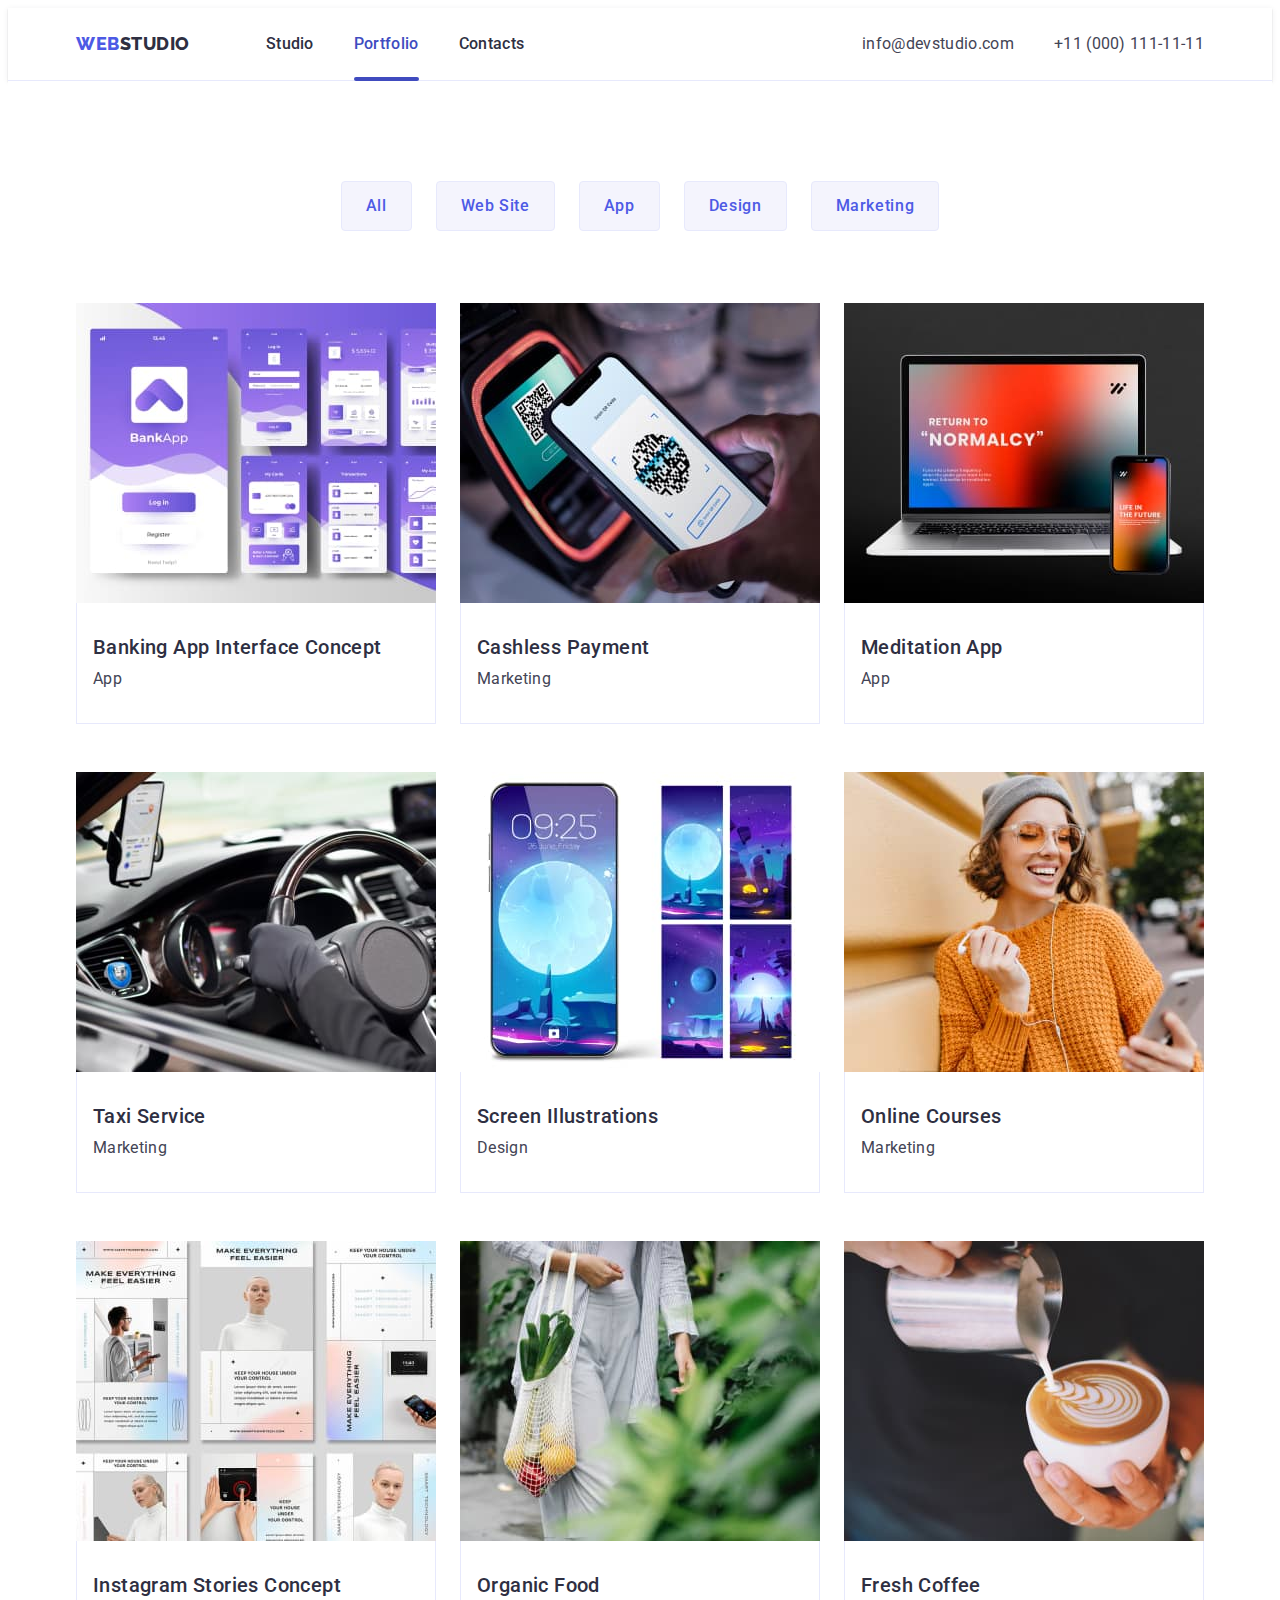
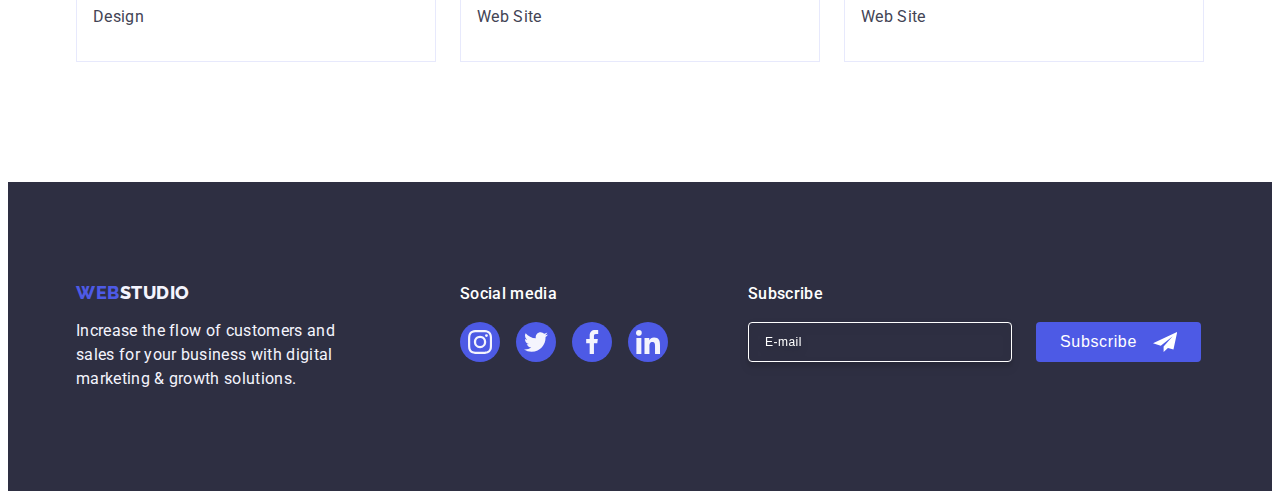
<file: portfolio.html>
<!DOCTYPE html>
<html lang="en">
  <head>
    <meta charset="UTF-8" />
    <meta name="viewport" content="width=device-width, initial-scale=1.0" />
    <link rel="preconnect" href="https://fonts.googleapis.com" />
    <link rel="preconnect" href="https://fonts.gstatic.com" crossorigin />
    <link
      href="https://fonts.googleapis.com/css2?family=Raleway:wght@800&family=Roboto:wght@400;500;700;900&display=swap"
      rel="stylesheet"
    />
    <title>Portfolio</title>
    <link
      rel="stylesheet"
      href="https://cdnjs.cloudflare.com/ajax/libs/modern-normalize/2.0.0/modern-normalize.min.css"
      integrity="sha512-4xo8blKMVCiXpTaLzQSLSw3KFOVPWhm/TRtuPVc4WG6kUgjH6J03IBuG7JZPkcWMxJ5huwaBpOpnwYElP/m6wg=="
      crossorigin="anonymous"
      referrerpolicy="no-referrer"
    />
    <link rel="stylesheet" href="./css/style.css" />
    <link
      rel="stylesheet"
      href="./css/tablet.css"
      media="screen and (min-width: 768px)"
    />
    <link
      rel="stylesheet"
      href="./css/desktop.css"
      media="screen and (min-width: 1158px)"
    />
  </head>
  <body>
    <header class="header-nav">
      <div class="container">
        <nav class="navigation">
          <a href="./portfolio.html" class="link logo"
            >WEB<span class="logo-studio">Studio</span></a
          >
          <ul class="nav-list">
            <li class="nav-list-item">
              <a href="./index.html" class="nav-link link">Studio</a>
            </li>

            <li class="nav-list-item">
              <a href="./portfolio.html" class="nav-link link current"
                >Portfolio</a
              >
            </li>

            <li class="nav-list-item">
              <a href="" class="nav-link link">Contacts</a>
            </li>
          </ul>
        </nav>

        <address class="nav-list-contacts">
          <ul class="contacts-list">
            <li class="contacts-list-item">
              <a href="mailto:info@devstudio.com" class="contacts-list-link"
                >info@devstudio.com</a
              >
            </li>
            <li class="contacts-list-item">
              <a href="tel:+110001111111" class="contacts-list-link"
                >+11 (000) 111-11-11</a
              >
            </li>
          </ul>
        </address>

        <!--Mobile menu btn-->
        <div class="mobile-menu-btn">
          <button
            type="button"
            aria-expanded="false"
            aria-controls="mobile-menu"
            class="menu-btn js-open-menu"
          >
            <svg class="icon-gamburger" width="32" height="22">
              <use href="./images/icons.svg#icon-gamburger"></use>
            </svg>
          </button>
        </div>
      </div>
    </header>

    <main>
      <!--section-->
      <!--Buttons-->
      <section class="portfolio">
        <div class="container">
          <h1 class="visually-hidden">Portfolio</h1>
          <ul class="portfolio-button-list">
            <li class="portfolio-button-item">
              <button type="button" class="button-portfolio">All</button>
            </li>
            <li class="portfolio-list-item">
              <button type="button" class="button-portfolio">Web Site</button>
            </li>

            <li class="portfolio-list-item">
              <button type="button" class="button-portfolio">App</button>
            </li>
            <li class="portfolio-list-item">
              <button type="button" class="button-portfolio">Design</button>
            </li>
            <li class="portfolio-list-item">
              <button type="button" class="button-portfolio">Marketing</button>
            </li>
          </ul>

          <!--Projects-card-->
          <!--ROW1-->
          <ul class="prj-card-list">
            <li class="item-card">
              <a href="" class="prj-card-link">
                <div class="box">
                  <img
                    srcset="
                      ./images/row1/img001.jpg    1x,
                      ./images/row1/img001@x2.jpg 2x
                    "
                    src="./images/row1/img001.jpg"
                    alt="Project-card1"
                    width="360"
                    height="300"
                    class="card-row"
                    loading="lazy"
                  />
                  <p class="text-overlay">
                    14 Stylish and User-Friendly App Design Concepts · Task
                    Manager App · Calorie Tracker App · Exotic Fruit Ecommerce
                    App · Cloud Storage App
                  </p>
                </div>
                <div class="prj-card">
                  <h2 class="portfolio-subtitle">
                    Banking App Interface Concept
                  </h2>
                  <p class="portfolio-text">App</p>
                </div>
              </a>
            </li>

            <li class="item-card">
              <a href="" class="prj-card-link">
                <div class="box">
                  <img
                    srcset="
                      ./images/row1/img002.jpg    1x,
                      ./images/row1/img002@x2.jpg 2x
                    "
                    src="./images/row1/img002.jpg"
                    alt="Project-card2"
                    width="360"
                    height="300"
                    class="card-row"
                    loading="lazy"
                  />
                  <p class="text-overlay">
                    14 Stylish and User-Friendly App Design Concepts · Task
                    Manager App · Calorie Tracker App · Exotic Fruit Ecommerce
                    App · Cloud Storage App
                  </p>
                </div>
                <div class="prj-card">
                  <h2 class="portfolio-subtitle">Cashless Payment</h2>
                  <p class="portfolio-text">Marketing</p>
                </div>
              </a>
            </li>

            <li class="item-card">
              <a href="" class="prj-card-link">
                <div class="box">
                  <img
                    srcset="
                      ./images/row1/img003.jpg    1x,
                      ./images/row1/img003@x2.jpg 2x
                    "
                    src="./images/row1/img003.jpg"
                    alt="Project-card3"
                    width="360"
                    height="300"
                    class="card-row"
                    loading="lazy"
                  />
                  <p class="text-overlay">
                    14 Stylish and User-Friendly App Design Concepts · Task
                    Manager App · Calorie Tracker App · Exotic Fruit Ecommerce
                    App · Cloud Storage App
                  </p>
                </div>
                <div class="prj-card">
                  <h2 class="portfolio-subtitle">Meditation App</h2>
                  <p class="portfolio-text">App</p>
                </div>
              </a>
            </li>

            <!--ROW2-->
            <li class="item-card">
              <a href="" class="prj-card-link">
                <div class="box">
                  <img
                    srcset="
                      ./images/row2/img001.jpg   1x,
                      ./images/row2/img01@x2.jpg 2x
                    "
                    src="./images/row2/img001.jpg"
                    alt="Project-card1"
                    width="360"
                    height="300"
                    class="card-row"
                    loading="lazy"
                  />
                  <p class="text-overlay">
                    14 Stylish and User-Friendly App Design Concepts · Task
                    Manager App · Calorie Tracker App · Exotic Fruit Ecommerce
                    App · Cloud Storage App
                  </p>
                </div>
                <div class="prj-card">
                  <h2 class="portfolio-subtitle">Taxi Service</h2>
                  <p class="portfolio-text">Marketing</p>
                </div>
              </a>
            </li>

            <li class="item-card">
              <a href="" class="prj-card-link">
                <div class="box">
                  <img
                    srcset="
                      ./images/row2/img002.jpg   1x,
                      ./images/row2/img02@x2.jpg 2x
                    "
                    src="./images/row2/img002.jpg"
                    alt="Project-card2"
                    width="360"
                    height="300"
                    class="card-row"
                    loading="lazy"
                  />
                  <p class="text-overlay">
                    14 Stylish and User-Friendly App Design Concepts · Task
                    Manager App · Calorie Tracker App · Exotic Fruit Ecommerce
                    App · Cloud Storage App
                  </p>
                </div>
                <div class="prj-card">
                  <h2 class="portfolio-subtitle">Screen Illustrations</h2>
                  <p class="portfolio-text">Design</p>
                </div>
              </a>
            </li>

            <li class="item-card">
              <a href="" class="prj-card-link">
                <div class="box">
                  <img
                    srcset="
                      ./images/row2/img003.jpg   1x,
                      ./images/row2/img03@x2.jpg 2x
                    "
                    src="./images/row2/img003.jpg"
                    alt="Project-card3"
                    width="360"
                    height="300"
                    class="card-row"
                    loading="lazy"
                  />
                  <p class="text-overlay">
                    14 Stylish and User-Friendly App Design Concepts · Task
                    Manager App · Calorie Tracker App · Exotic Fruit Ecommerce
                    App · Cloud Storage App
                  </p>
                </div>
                <div class="prj-card">
                  <h2 class="portfolio-subtitle">Online Courses</h2>
                  <p class="portfolio-text">Marketing</p>
                </div>
              </a>
            </li>

            <!--ROW3-->

            <li class="item-card">
              <a href="" class="prj-card-link">
                <div class="box">
                  <img
                    srcset="
                      ./images/row3/img001.jpg  1x,
                      ./images/row3/img1@x2.jpg 2x
                    "
                    src="./images/row3/img001.jpg"
                    alt="Project-card1"
                    width="360"
                    height="300"
                    class="card-row"
                    loading="lazy"
                  />
                  <p class="text-overlay">
                    14 Stylish and User-Friendly App Design Concepts · Task
                    Manager App · Calorie Tracker App · Exotic Fruit Ecommerce
                    App · Cloud Storage App
                  </p>
                </div>
                <div class="prj-card">
                  <h2 class="portfolio-subtitle">Instagram Stories Concept</h2>
                  <p class="portfolio-text">Design</p>
                </div>
              </a>
            </li>

            <li class="item-card">
              <a href="" class="prj-card-link">
                <div class="box">
                  <img
                    srcset="
                      ./images/row3/img002.jpg  1x,
                      ./images/row3/img2@x2.jpg 2x
                    "
                    src="./images/row3/img002.jpg"
                    alt="Project-card2"
                    width="360"
                    height="300"
                    class="card-row"
                    loading="lazy"
                  />
                  <p class="text-overlay">
                    14 Stylish and User-Friendly App Design Concepts · Task
                    Manager App · Calorie Tracker App · Exotic Fruit Ecommerce
                    App · Cloud Storage App
                  </p>
                </div>
                <div class="prj-card">
                  <h2 class="portfolio-subtitle">Organic Food</h2>
                  <p class="portfolio-text">Web Site</p>
                </div>
              </a>
            </li>

            <li class="item-card">
              <a href="" class="prj-card-link">
                <div class="box">
                  <img
                    srcset="
                      ./images/row3/img003.jpg  1x,
                      ./images/row3/img3@x2.jpg 2x
                    "
                    src="./images/row3/img003.jpg"
                    alt="Project-card3"
                    width="360"
                    height="300"
                    class="card-row"
                    loading="lazy"
                  />
                  <p class="text-overlay">
                    14 Stylish and User-Friendly App Design Concepts · Task
                    Manager App · Calorie Tracker App · Exotic Fruit Ecommerce
                    App · Cloud Storage App
                  </p>
                </div>
                <div class="prj-card">
                  <h2 class="portfolio-subtitle">Fresh Coffee</h2>
                  <p class="portfolio-text">Web Site</p>
                </div>
              </a>
            </li>
          </ul>
        </div>
      </section>
    </main>

    <footer class="footer">
      <div class="container">
        <div class="footer-box">
          <a href="./index.html" class="link footer-logo-web"
            >WEB<span class="footer-logo-studio">Studio</span></a
          >
          <p class="footer-text">
            Increase the flow of customers and sales for your business with
            digital marketing & growth solutions.
          </p>
        </div>
        <div class="footer-socials-wraper">
          <p class="footer-socials">Social media</p>
          <ul class="footer-socials-list">
            <li class="footer-socials-item">
              <a
                href="https://www.instagram.com/"
                target="_blank"
                class="footer-socials-link"
              >
                <svg class="footer-social-icon" width="24" height="24">
                  <use href="./images/icons.svg#icon-instagram"></use>
                </svg>
              </a>
            </li>
            <li class="footer-socials-item">
              <a
                href="https://www.twitter.com/"
                target="_blank"
                class="footer-socials-link"
              >
                <svg class="footer-social-icon" width="24" height="24">
                  <use href="./images/icons.svg#icon-twitter"></use>
                </svg>
              </a>
            </li>
            <li class="footer-socials-item">
              <a
                href="https://www.facebook.com/"
                target="_blank"
                class="footer-socials-link"
              >
                <svg class="footer-social-icon" width="24" height="24">
                  <use href="./images/icons.svg#icon-facebook"></use>
                </svg>
              </a>
            </li>
            <li class="footer-socials-item">
              <a
                href="https://www.linkedin.com/"
                target="_blank"
                class="footer-socials-link"
              >
                <svg class="footer-social-icon" width="24" height="24">
                  <use href="./images/icons.svg#icon-linkedin"></use>
                </svg>
              </a>
            </li>
          </ul>
        </div>
        <div class="footer-subscribe">
          <p class="footer-subtitle">Subscribe</p>
          <form class="footer-form">
            <label class="footer-form-label">
              <input
                class="footer-form-input"
                type="email"
                name="email"
                placeholder="E-mail"
              />
            </label>
            <button type="submit" class="subscribe-btn">
              Subscribe
              <svg class="footer-subscribe-icon" width="24" height="24">
                <use href="./images/icons.svg#icon-icon-send"></use>
              </svg>
            </button>
          </form>
        </div>
      </div>
    </footer>

    <!--Mobile menu-->
    <div class="menu-container js-menu-container" id="mobile-menu">
      <button type="button" class="btn-menu-close js-close-menu">
        <svg class="icon-crestik" width="8" height="8">
          <use href="./images/icons.svg#icon-crestik"></use>
        </svg>
      </button>

      <ul class="list-mobile-menu">
        <li class="list-item-mobile-menu">
          <a href="./index.html" class="link-mobile-menu link">Studio</a>
        </li>

        <li class="list-item-mobile-menu">
          <a href="./portfolio.html" class="link-mobile-menu link current"
            >Portfolio</a
          >
        </li>

        <li class="list-item-mobile-menu">
          <a href="" class="link-mobile-menu link">Contacts</a>
        </li>
      </ul>
      <div class="mobile-menu-socials-wraper">
        <address class="list-contacts-mobile-menu">
          <ul class="contacts-list-mobile-menu">
            <li class="contacts-item-mobile-menu">
              <a href="tel:+110001111111" class="contacts-link-tel-mobile-menu"
                >+11 (000) 111-11-11</a
              >
            </li>
            <li class="contacts-item-mobile-menu">
              <a
                href="mailto:info@devstudio.com"
                class="contacts-link-mobile-menu"
                >info@devstudio.com</a
              >
            </li>
          </ul>
        </address>

        <ul class="mobile-menu-socials-list">
          <li class="mobile-menu-socials-item">
            <a
              href="https://www.instagram.com/"
              target="_blank"
              class="mobile-menu-socials-link"
            >
              <svg class="mobile-menu-social-icon" width="24" height="24">
                <use href="./images/icons.svg#icon-instagram"></use>
              </svg>
            </a>
          </li>
          <li class="mobile-menufooter-socials-item">
            <a
              href="https://www.twitter.com/"
              target="_blank"
              class="footer-socials-link"
            >
              <svg class="mobile-menu-social-icon" width="24" height="24">
                <use href="./images/icons.svg#icon-twitter"></use>
              </svg>
            </a>
          </li>
          <li class="mobile-menu-socials-item">
            <a
              href="https://www.facebook.com/"
              target="_blank"
              class="mobile-menu-socials-link"
            >
              <svg class="mobile-menu-social-icon" width="24" height="24">
                <use href="./images/icons.svg#icon-facebook"></use>
              </svg>
            </a>
          </li>
          <li class="mobile-menu-socials-item">
            <a
              href="https://www.linkedin.com/"
              target="_blank"
              class="mobile-menu-socials-link"
            >
              <svg class="mobile-menu-social-icon" width="24" height="24">
                <use href="./images/icons.svg#icon-linkedin"></use>
              </svg>
            </a>
          </li>
        </ul>
      </div>
    </div>

    <script defer src="./js/mobile-menu.js"></script>
  </body>
</html>
</file>
<file: css/style.css>
/**
  |============================
  |       Base styles
  |============================
*/

body {
  font-family: 'Roboto', sans-serif;
  color: var(--primary-color-text);
  background-color: var(--primary-background);
}
:root {
  --primary-background: #fff;
  --background-color: #2e2f42;
  --primary-color-text: #434455;
  --color-button: #4d5ae5;
  --background-color-portfolio: #f4f4fd;
  --color-button-nav: #404bbf;
  --color-button-portfolio: #e7e9fc;
  --border-customers: #8e8f99;
  --socials-footer-color-link: #31d0aa;
  --navyblue-modal: #2e2f4266 40%;
  --modal-btn-background: #fcfcfc;
  --feedback-form-placeholder: #2e2f42;
}

*,
*::before,
*::after {
  box-sizing: border-box;
}
a {
  text-decoration: none;
  color: var(--background-color);
}

h1,
h2,
h3,
h4,
h5,
h6 {
  margin: 0;
  padding: 0;
}
p {
  margin: 0;
  padding: 0;
}

ul,
li {
  list-style-type: none;
  padding: 0;
  margin: 0;
}
.container {
  min-width: 320px;
  max-width: 428px;
  margin: 0 auto;
  padding: 0 16px;
}

@media screen and (min-width: 768px) {
  .container {
    max-width: 768px;
    margin: 0 auto;
    padding: 0 16px;
  }
}

@media screen and (min-width: 1158px) {
  .container {
    max-width: 1158px;
    padding-left: 15px;
    padding-right: 15px;
  }
}

@media (min-width: 768px) and (max-width: 1158px) {
  .team .container,
  .customers .container,
  .footer .container {
    max-width: 584px;
    margin: 0 auto;
    padding: 0 16px;
  }
}

.visually-hidden {
  position: absolute;
  width: 1px;
  height: 1px;
  margin: -1px;
  border: 0;
  padding: 0;
  white-space: nowrap;
  clip-path: inset(100%);
  clip: rect(0 0 0 0);
  overflow: hidden;
}

img {
  display: block;
  max-width: 100%;
  height: auto;
}

/**
  |============================
  | mobile window
  |============================
*/

.menu-box {
  margin: 0 auto;
  display: flex;
  flex-direction: column;
  height: 100%;
  overflow-y: auto;
}

.mobile-menu-btn {
  display: block;
  margin-right: 0;
}

.menu-btn {
  width: 100%;
  height: 100%;

  display: flex;
  align-items: center;
  justify-content: center;

  margin: 0;
  padding: 0;
  background-color: transparent;
  cursor: pointer;
  border: none;
}

.menu-btn:hover,
.menu-btn:focus {
  background-color: rgba(0, 0, 0, 0.1);
}

.icon-gamburger {
  display: block;
  width: 100%;
  stroke: var(--background-color);
}

.menu-container {
  position: fixed;
  top: 0;
  left: 0;
  width: 100vw;
  height: 100vh;

  background-color: var(--primary-background);
  z-index: 999;
  display: flex;
  flex-direction: column;

  height: 100%;
  overflow-y: auto;

  transform: translateX(-100%);
  transition: transform 250ms ease-in-out;
  margin-bottom: auto;

  padding-top: 80px;
  padding-left: 40px;
  padding-right: 40px;
  padding-bottom: 40px;
}

.menu-container.is-open {
  transform: translateX(0);
}

.menu-container .menu-btn {
  position: absolute;
  top: 24px;
  right: 24px;
}

.list-mobile-menu {
  display: flex;
  flex-direction: column;
  gap: 40px;
  margin-bottom: auto;
}

.link-mobile-menu {
  color: var(--primary-color-text);
  font-size: 36px;
  text-transform: capitalize;
  font-weight: 700;
  text-decoration: none;
  line-height: 1.11;
  letter-spacing: 0.02em;
  list-style-type: none;
  display: block;
  position: relative;
  transition-property: color;
  transition-duration: 250ms;
  transition-timing-function: cubic-bezier(0.4, 0, 0.2, 1);
}

.link-mobile-menu:hover,
.link-mobile-menu:focus {
  color: var(--color-button-nav);
}

.list-contacts-mobile-menu {
  font-style: normal;
  margin-bottom: 48px;
}
.contacts-list-mobile-menu {
  gap: 40px;
  display: flex;
  flex-direction: column;
}
.contacts-link-tel-mobile-menu {
  color: var(--color-button);
  font-size: 36px;
  font-weight: 700;
  line-height: 1.1;
  letter-spacing: 0.02em;
  text-transform: capitalize;
  transition-property: color;
  transition-duration: 250ms;
  transition-timing-function: cubic-bezier(0.4, 0, 0.2, 1);
}

@media (max-width: 432px) {
  .contacts-link-tel-mobile-menu {
    font-size: 20px;
  }
}

@media (min-width: 433px) and (max-width: 767px) {
  .contacts-link-tel-mobile-menu {
    font-size: 36px;
  }
}

.contacts-link-mobile-menu {
  font-size: 20px;
  font-weight: 500;
  line-height: 1.2;
  letter-spacing: 0.02em;

  transition-property: color;
  transition-duration: 250ms;
  transition-timing-function: cubic-bezier(0.4, 0, 0.2, 1);
}
.contacts-link-mobile-menu:hover,
.contacts-link-mobile-menu:focus,
.contacts-link-tel-mobile-menu:hover,
.contacts-link-tel-mobile-menu:focus {
  color: var(--color-button-nav);
}

.mobile-menu-socials-wraper {
  margin-bottom: auto;
  display: flex;
  flex-direction: column;
}

.mobile-menu-socials-list {
  display: flex;
}

@media (min-width: 320px) and (max-width: 427px) {
  .mobile-menu-socials-list {
    gap: 24px;
  }
}

@media (min-width: 428px) and (max-width: 767px) {
  .mobile-menu-socials-list {
    gap: 56px;
  }
}

/**
  |============================
  |         Header styles
  |============================
*/

.nav-list {
  display: none;
}

.contacts-list {
  display: none;
}

.header-nav {
  background: var(--primary-background);
  border-bottom: 1px solid var(--color-button-portfolio);
  box-shadow: 0px 2px 1px rgba(46, 47, 66, 0.08),
    0px 1px 1px rgba(46, 47, 66, 0.16), 0px 1px 6px rgba(46, 47, 66, 0.08);
}

.header-nav .container {
  display: flex;
  align-items: center;
  justify-content: space-between;
}

.navigation {
  display: flex;
  flex-direction: row;
  align-items: center;
  justify-content: space-between;
}

.link {
  text-decoration: none;
}

.logo {
  font-family: Raleway, sans-serif;
  font-size: 18px;
  font-weight: 800;
  line-height: 1.17;
  letter-spacing: 0.03em;
  text-transform: uppercase;
  color: var(--color-button);
  padding: 24px 0;
}
.logo-studio {
  color: var(--background-color);
}

.current {
  color: var(--color-button-nav);
}

/**
  |============================
  |        HERO   Button styles
  |============================
*/

.hero {
  margin: 0 auto;
  background-position: center;
  background-repeat: no-repeat;
  background-size: cover;
  padding: 112px 0;
  background-image: linear-gradient(
      rgba(46, 47, 66, 0.7),
      rgba(46, 47, 66, 0.7)
    ),
    url(../images/people-office-mobile.jpg);
}

@media (min-device-pixel-ratio: 2) and (max-width: 427px),
  (min-resolution: 192dpi) and (max-width: 427px),
  (min-resolution: 2dppx) and (max-width: 427px) {
  .hero {
    background-image: linear-gradient(
        rgba(46, 47, 66, 0.7),
        rgba(46, 47, 66, 0.7)
      ),
      url(../images/people-office-mobile@x2.jpg);
  }
}

@media screen and (min-width: 428px) {
  .hero {
    background-image: linear-gradient(
        rgba(46, 47, 66, 0.7),
        rgba(46, 47, 66, 0.7)
      ),
      url(../images/people-office-tablet.jpg);
  }
}

@media (min-device-pixel-ratio: 2) and (min-width: 428px),
  (min-resolution: 192dpi) and (min-width: 428px),
  (min-resolution: 2dppx) and (min-width: 428px) {
  .hero {
    background-image: linear-gradient(
        rgba(46, 47, 66, 0.7),
        rgba(46, 47, 66, 0.7)
      ),
      url(../images/people-office-tablet@x2.jpg);
  }
}

@media screen and (min-width: 768px) {
  .hero {
    background-image: linear-gradient(
        rgba(46, 47, 66, 0.7),
        rgba(46, 47, 66, 0.7)
      ),
      url(../images/hero-bg.jpg);
  }
}

@media (min-device-pixel-ratio: 2) and (min-width: 768px),
  (min-resolution: 192dpi) and (min-width: 768px),
  (min-resolution: 2dppx) and (min-width: 768px) {
  .hero {
    background-image: linear-gradient(
        rgba(46, 47, 66, 0.7),
        rgba(46, 47, 66, 0.7)
      ),
      url(../images/people-office-desktop@x2.jpg);
  }
}

.button {
  font-family: 'Roboto', sans-serif;
  cursor: pointer;
  background-color: var(--color-button);
  color: var(--primary-background);
  font-size: 16px;
  font-weight: 500;
  line-height: 1.5;
  letter-spacing: 0.04em;
  border: none;
  border-radius: 4px;
  box-shadow: 0px 4px 4px 0px rgba(0, 0, 0, 0.15);
  padding: 16px 32px;
  min-width: 169px;
  height: 56px;
  display: block;
  margin-left: auto;
  margin-right: auto;

  transition-property: background-color;
  transition-duration: 250ms;
  transition-timing-function: cubic-bezier(0.4, 0, 0.2, 1);
}

.button:hover,
.button:focus {
  background: var(--color-button-nav);
  color: var(--primary-background);
}

.main-page {
  color: var(--primary-background);
  text-align: center;
  font-size: 36px;
  font-weight: 700;
  line-height: 1.11;
  letter-spacing: 0.02em;
  text-transform: capitalize;
  max-width: 320px;
  margin-bottom: 72px;
  margin-left: auto;
  margin-right: auto;
}

@media (min-width: 320px) and (max-width: 427px) {
  .hero {
    width: 100%;
  }
  .costomers-link {
    width: 100%;
    max-width: 320px;
  }
}

@media (min-width: 428px) and (max-width: 767px) {
  .hero {
    width: 398px;
    margin: 0 auto;
  }
  .costomers-link {
    width: 100%;
    max-width: 320px;
  }
}

/**
  |============================
  |      Concept
  |============================
*/

@media screen and (max-width: 1158px) {
  .wraper,
  .doing {
    display: none;
  }
}

.concept {
  background: var(--primary-background);
  padding: 96px 0;
}

.concept-list {
  max-width: 428px;
  display: flex;
  flex-direction: column;
  gap: 72px;
  align-items: center;
}

.concept-item {
  max-width: 100%;
}

.concept-title {
  color: var(--background-color);
  font-size: 36px;
  font-weight: 700;
  line-height: 1.11;
  letter-spacing: 0.02em;
  text-transform: capitalize;
  margin-bottom: 8px;
  text-align: center;
}

.concept-text {
  color: var(--primary-color-text);
  font-size: 16px;
  line-height: 1.5;
  letter-spacing: 0.02em;
  font-weight: 500;
}

/**
  |============================
  |      TEAM
  |============================
*/

.team {
  background: var(--background-color-portfolio);
  padding: 96px 0;
}

.team-list {
  display: flex;
  flex-direction: column;
  gap: 72px;
  align-items: center;
}

.team-title {
  color: var(--background-color);
  font-size: 36px;
  font-weight: 700;
  line-height: 1.11;
  letter-spacing: 0.02em;
  text-align: center;
  text-transform: capitalize;
  margin-bottom: 72px;
}

.card-heading {
  color: var(--background-color);
  font-size: 20px;
  font-weight: 500;
  line-height: 1.2;
  text-align: center;
  letter-spacing: 0.02em;
  margin-bottom: 8px;
}
.card-desc {
  color: var(--primary-color-text);
  font-size: 16px;
  line-height: 1.5;
  text-align: center;
  letter-spacing: 0.02em;
  width: 264px;
  margin-bottom: 8px;
}

.team-item {
  background: var(--primary-background);
  text-align: center;
  border-radius: 0px 0px 4px 4px;
  box-shadow: 0px 2px 1px 0px rgba(46, 47, 66, 0.08),
    0px 1px 1px 0px rgba(46, 47, 66, 0.16),
    0px 1px 6px 0px rgba(46, 47, 66, 0.08);
}

.picture-team {
  display: block;
  max-width: 100%;
  height: auto;
}
.avatar {
  padding: 32px 0;
}
.team-social-list {
  display: flex;
  gap: 24px;
  justify-content: center;
}
.socials-link {
  display: flex;
  width: 40px;
  height: 40px;
  border-radius: 50%;
  background-color: var(--color-button);
  justify-content: center;
  align-items: center;
  transition-property: background-color;
  transition-duration: 250ms;
  transition-timing-function: cubic-bezier(0.4, 0, 0.2, 1);
}
.social-icon {
  fill: var(--background-color-portfolio);
  max-width: 100%;
  display: block;
  object-fit: cover;
  transition-property: fill, background-color;
  transition-duration: 250ms;
  transition-timing-function: cubic-bezier(0.4, 0, 0.2, 1);
}

.social-icon:hover,
.socials-link:hover,
.social-icon:focus,
.socials-link:focus {
  fill: var(--color-button-portfolio);
  background-color: var(--color-button-nav);
}

/**
  |============================
  |          Customers
  |============================
*/

.customers {
  background-color: var(--primary-background);
  padding: 96px 0;
}

.customers-title {
  color: var(--background-color);
  font-size: 36px;
  font-weight: 700;
  line-height: 1.11;
  letter-spacing: 0.02em;
  text-align: center;
  text-transform: capitalize;
  margin-bottom: 72px;
}

.customers-list {
  display: flex;
  flex-wrap: wrap;
  row-gap: 72px;
  column-gap: 16px;
  margin: 0 auto;
}

.costomers-icon {
  fill: currentColor;
}

.costomers-item {
  flex-basis: calc((100% - 16px) / 2);
}

.costomers-link {
  display: flex;
  height: 88px;
  color: var(--border-customers);
  border-radius: 4px;
  border: 1px solid var(--border-customers);
  justify-content: center;
  align-items: center;
  transition: border-color 250ms cubic-bezier(0.4, 0, 0.2, 1),
    color 250ms cubic-bezier(0.4, 0, 0.2, 1);
}

@media (min-width: 320px) and (max-width: 427px) {
  .customers {
    width: 100%;
  }
  .costomers-link {
    width: 100%;
    max-width: 190px;
  }
}

@media (min-width: 428px) and (max-width: 767px) {
  .costomers-link {
    width: 100%;
    max-width: 190px;
  }
}

.costomers-link:hover,
.costomers-link:focus {
  color: var(--color-button-nav);
  border: 1px solid var(--color-button-nav);
}

/**
  |============================
  |         Portfolio
  |============================
*/

.portfolio {
  background: var(--primary-background);
  padding: 48px 0;
}

.portfolio-button-list {
  display: flex;
  column-gap: 24px;
  row-gap: 16px;
  margin-bottom: 48px;
  flex-wrap: wrap;
  justify-content: flex-start;
}

.button-portfolio {
  font-family: 'Roboto', sans-serif;
  cursor: pointer;
  color: var(--color-button);
  background-color: var(--background-color-portfolio);
  font-size: 16px;
  font-weight: 500;
  line-height: 1.5;
  letter-spacing: 0.04em;
  display: block;
  padding: 12px 24px;
  border: 1px solid var(--color-button-portfolio);
  border-radius: 4px;
  transition: color 250ms cubic-bezier(0.4, 0, 0.2, 1),
    background-color 250ms cubic-bezier(0.4, 0, 0.2, 1),
    border-color 250ms cubic-bezier(0.4, 0, 0.2, 1),
    box-shadow 250ms cubic-bezier(0.4, 0, 0.2, 1);
}
.button-portfolio:hover,
.button-portfolio:focus {
  background: var(--color-button-nav);
  color: var(--primary-background);
  border: 1px solid transparent;
  box-shadow: 0px 2px 2px 0px rgba(0, 0, 0, 0.12),
    0px 2px 1px 0px rgba(0, 0, 0, 0.08), 0px 3px 1px 0px rgba(0, 0, 0, 0.1);
}

.prj-card-list {
  display: flex;
  flex-direction: column;
  gap: 48px;
  align-content: center;
  justify-content: center;
}

.item-card {
  background: var(--primary-background);
  max-width: 100%;
}

.prj-card {
  padding: 32px 16px;
  border: 1px solid var(--color-button-portfolio);
  border-top: none;
}

.card-row {
  display: block;
  min-width: 100%;
  height: auto;
}

.portfolio-subtitle {
  color: var(--background-color);
  font-size: 20px;
  font-weight: 500;
  line-height: 1.2;
  letter-spacing: 0.02em;
  margin-bottom: 8px;
}

.portfolio-text {
  color: var(--primary-color-text);
  font-size: 16px;
  line-height: 1.5;
  letter-spacing: 0.02em;
}

.box {
  position: relative;
  overflow: hidden;
}
.prj-card-link {
  display: block;
  transition-property: box-shadow;
  transition-duration: 250ms;
  transition-timing-function: cubic-bezier(0.4, 0, 0.2, 1);
}

.prj-card-link:hover,
.prj-card-link:focus {
  box-shadow: 0px 1px 6px rgba(46, 47, 66, 0.08),
    0px 1px 1px rgba(46, 47, 66, 0.16), 0px 2px 1px rgba(46, 47, 66, 0.08);
}

.text-overlay {
  color: var(--background-color-portfolio);
  font-size: 16px;
  line-height: 1.5;
  letter-spacing: 0.02em;
  background-color: var(--color-button);
  position: absolute;
  top: 0;
  left: 0;
  width: 100%;
  height: 100%;
  transform: translateY(100%);
  transition: transform 250ms cubic-bezier(0.4, 0, 0.2, 1);
  padding: 40px 32px;
}

.prj-card-link:hover .text-overlay,
.prj-card-link:focus .text-overlay {
  transform: translateY(0);
  box-shadow: 0px 1px 6px rgba(46, 47, 66, 0.08),
    0px 1px 1px rgba(46, 47, 66, 0.16), 0px 2px 1px rgba(46, 47, 66, 0.08);
}

/**
  |============================
  |        Footer styles
  |============================
*/

.footer {
  background: var(--background-color);
  padding: 96px 0;
}

.footer .container {
  display: flex;
  flex-direction: column;
  align-items: center;
  justify-content: center;
}

.footer-logo-web {
  font-family: Raleway, sans-serif;
  font-size: 18px;
  font-weight: 800;
  line-height: 1.17;
  text-align: center;
  letter-spacing: 0.03em;
  text-transform: uppercase;
  color: var(--color-button);
  display: block;
  margin-bottom: 16px;
}

.footer-logo-studio {
  color: var(--background-color-portfolio);
  background-color: var(--background-color);
}

.footer-box {
  margin-bottom: 72px;
}

.footer-text {
  line-height: 1.5;
  letter-spacing: 0.02em;
  color: var(--background-color-portfolio);
  max-width: 264px;
  display: block;
}

.footer-socials {
  color: var(--primary-background);
  font-size: 16px;
  font-weight: 500;
  text-align: center;
  line-height: 1.5;
  letter-spacing: 0.02em;
  display: block;
  margin-bottom: 16px;
}

.footer-socials-list {
  display: flex;
  gap: 16px;
  justify-content: center;
}

.footer-socials-link,
.mobile-menu-socials-link {
  display: flex;
  width: 40px;
  height: 40px;
  border-radius: 50%;
  background-color: var(--color-button);
  justify-content: center;
  align-items: center;
  transition-property: background-color;
  transition-duration: 250ms;
  transition-timing-function: cubic-bezier(0.4, 0, 0.2, 1);
}
.footer-social-icon,
.mobile-menu-social-icon {
  fill: var(--background-color-portfolio);
  max-width: 100%;
  display: block;
  object-fit: cover;
  transition-property: fill, background-color;
  transition-duration: 250ms;
  transition-timing-function: cubic-bezier(0.4, 0, 0.2, 1);
}

.footer-social-icon:hover,
.footer-socials-link:hover,
.footer-social-icon:focus,
.footer-socials-link:focus,
.mobile-menu-social-icon:focus,
.mobile-menu-socials-link:focus {
  fill: var(--color-button-portfolio);
  background-color: var(--socials-footer-color-link);
}

.footer-socials-wraper {
  margin-bottom: 72px;
}

.footer-subscribe {
  display: flex;
  flex-direction: column;
  margin: 0 auto;
}

.footer-form {
}

.footer-form-label {
}

.footer-subtitle {
  color: var(--primary-background);
  font-size: 16px;
  font-weight: 500;
  line-height: 1.5;
  text-align: center;
  letter-spacing: 0.02em;
  display: block;
  margin-bottom: 16px;
}

.footer-form-input {
  height: 40px;
  padding-left: 16px;
  width: 100%;
  max-width: 398px;
  color: var(--primary-background);
  filter: drop-shadow(0px 4px 4px rgba(0, 0, 0, 0.15));
  border-radius: 4px;
  border: 1px solid var(--primary-background);
  box-shadow: 0px 4px 4px 0px rgba(0, 0, 0, 0.15);
  background-color: transparent;
  font-size: 12px;
  line-height: 1.5;
  letter-spacing: 0.04em;
}

input::placeholder {
  color: var(--primary-background);
}

@media (min-width: 320px) and (max-width: 427px) {
  .footer-subscribe {
    width: 100%;
  }
  .input {
    width: 100%;
    max-width: 398px;
  }
}

@media (min-width: 428px) and (max-width: 767px) {
  .footer-subscribe {
    width: 396px;
    margin: 0 auto;
  }
  .input {
    width: 100%;
    max-width: 398px;
  }
}

.subscribe-btn {
  min-width: 165px;
  height: 40px;
  border-radius: 4px;
  background: var(--color-button);
  display: flex;
  justify-content: center;
  align-items: center;
  cursor: pointer;
  border: none;
  color: var(--primary-background);
  text-align: center;
  font-size: 16px;
  font-weight: 500;
  line-height: 1.5;
  letter-spacing: 0.04em;
  margin: 0 auto;
  margin-top: 16px;

  transition-property: background-color;
  transition-duration: 250ms;
  transition-timing-function: cubic-bezier(0.4, 0, 0.2, 1);
}

.footer-subscribe-icon {
  display: block;
  margin-left: 16px;
}

.subscribe-btn:hover,
.subscribe-btn:focus {
  background: var(--color-button-nav);
  color: var(--primary-background);
}

/**
  |============================
  |    Modal window
  |============================
*/

.backdrop {
  background: rgba(46, 47, 66, 0.4);
  position: fixed;
  top: 0;
  left: 0;
  width: 100%;
  height: 100%;
  transition: opacity 250ms cubic-bezier(0.4, 0, 0.2, 1),
    visibility 250ms cubic-bezier(0.4, 0, 0.2, 1);
}

.is-hidden {
  visibility: hidden;
  opacity: 0;
  pointer-events: none;
}

.modal {
  position: absolute;
  left: 50%;
  top: 50%;
  max-width: 392px;
  width: 100%;
  padding: 72px 24px 24px 24px;
  background-color: var(--modal-btn-background);

  transform: translate(-50%, -50%) scale(1);
  background: var(--modal-btn-background);
  box-shadow: 0px 1px 1px rgba(0, 0, 0, 0.14), 0px 1px 3px rgba(0, 0, 0, 0.12),
    0px 2px 1px rgba(0, 0, 0, 0.2);
  border-radius: 4px;
  transition: transform 250ms cubic-bezier(0.4, 0, 0.2, 1);

  margin-left: 0;
  display: flex;
  flex-direction: column;
  align-items: center;
}

.btn-modal,
.btn-menu-close {
  position: absolute;
  top: 24px;
  right: 24px;
  width: 24px;
  height: 24px;
  border-radius: 50%;
  display: flex;
  align-items: center;
  justify-content: center;
  background: var(--color-button-portfolio);
  border: 1px solid rgba(0, 0, 0, 0.1);
  padding: 0;
  cursor: pointer;
  transition: background-color 250ms cubic-bezier(0.4, 0, 0.2, 1),
    border 250ms cubic-bezier(0.4, 0, 0.2, 1);
}

.btn-modal:hover,
.btn-modal:focus {
  background-color: var(--color-button-nav);
  border: none;
  fill: var(--primary-background);
}

.icon-crestik {
  max-width: 100%;
  display: block;
  transition: fill 250ms cubic-bezier(0.4, 0, 0.2, 1);
}

.subtitle-form {
  margin: 0 auto;
  display: block;

  color: var(--background-color);
  text-align: center;
  font-size: 16px;
  font-weight: 500;
  line-height: 1.5;
  letter-spacing: 0.02em;
  margin-bottom: 16px;
}

/**
  |============================
  |        Modal form
  |============================
*/

.order-form {
  display: flex;
  flex-direction: column;
}

.box-form {
  margin-bottom: 8px;
}

.wraper-form {
  width: 100%;

  position: relative;
}

.label-form,
.label-feedback-form {
  color: var(--border-customers);
  font-size: 12px;
  line-height: 1.17;
  letter-spacing: 0.04em;
  display: block;
  margin-bottom: 4px;
}

.input-form {
  border: none;
  width: 100%;
  height: 40px;
  border-radius: 4px;
  border: 1px solid rgba(46, 47, 66, 0.4);
  background-color: transparent;

  color: var(--background-color);

  padding-left: 38px;
  outline: transparent;
  transition-property: border-color;
  transition-duration: 250ms;
  transition-timing-function: cubic-bezier(0.4, 0, 0.2, 1);
}

.svg-form {
  position: absolute;
  top: 50%;
  left: 16px;
  transform: translateY(-50%);
  cursor: pointer;
  margin: 0;
  padding: 0;
  transition: fill 250ms cubic-bezier(0.4, 0, 0.2, 1);
}

.feedback-form {
  color: var(--background-color);
  background-color: transparent;
  width: 100%;
  height: 120px;
  font-size: 12px;
  line-height: 1.17;
  letter-spacing: 0.04em;

  border-radius: 4px;
  border: 1px solid rgba(46, 47, 66, 0.4);
  outline: transparent;
  padding: 8px 16px;
  resize: none;
  transition: border-color 250ms cubic-bezier(0.4, 0, 0.2, 1);
  margin-top: 4px;
}

.feedback-form::placeholder {
  color: var(--border-customers);
}

.feedback-form:focus {
  border-color: var(--color-button);
}

.wraper-form-label-comment {
  margin-bottom: 16px;
}

.order-form input:focus {
  border: 1px solid var(--color-button);
}

.order-form input:focus + svg {
  fill: var(--color-button);
}

.order-form input:focus::placeholder {
  color: var(--color-button);
}

.send-btn {
  min-width: 169px;
  height: 56px;
  display: block;
  font-family: 'Roboto', sans-serif;
  font-size: 16px;
  font-weight: 500;
  line-height: 1.5;
  letter-spacing: 0.04em;
  color: var(--primary-background);
  cursor: pointer;
  border: none;
  transition: background-color 250ms cubic-bezier(0.4, 0, 0.2, 1);
  border-radius: 4px;
  background: var(--color-button);

  margin: 0 auto;
}

.send-btn:hover,
.send-btn:focus {
  background: var(--color-button-nav);
  color: var(--primary-background);
}

/**
  |============================
  |    checkbox
  |============================
*/

.checkbox-box {
  display: flex;
  gap: 8px;
  align-items: center;
  justify-content: center;
  margin: 0 auto;
  margin-bottom: 24px;
}

.checkbox-form {
  width: 16px;
  height: 16px;
  transition-property: background-color, border-color;
  transition-duration: 250ms;
  transition-timing-function: cubic-bezier(0.4, 0, 0.2, 1);
}

.checkbox-box-label {
  color: var(--border-customers);
  font-size: 12px;
  line-height: 1.17;
  letter-spacing: 0.04em;
}

.privat-pol {
  width: 16px;
  height: 16px;
  border: 1px solid rgba(46, 47, 66, 0.4);
  border-radius: 2px;
  transition: background-color 250ms cubic-bezier(0.4, 0, 0.2, 1),
    border 250ms cubic-bezier(0.4, 0, 0.2, 1),
    fill 250ms cubic-bezier(0.4, 0, 0.2, 1);
  display: inline-flex;
  align-items: center;
  justify-content: center;
  fill: transparent;
}

input:checked + label > span {
  background-color: var(--color-button-nav);
  border: none;
  fill: var(--background-color-portfolio);
}

.privacy-policy {
  color: var(--color-button);
  text-decoration: underline;
}

.checkbox-icon {
  max-width: 100%;
  fill: var(--primary-background);
  stroke-width: 1px;
  stroke: var(--navyblue-modal, rgba(46, 47, 66, 0.4));
}

.checkbox-icon:focus {
  border-color: var(--color-button-nav);
}
</file>
<file: css/tablet.css>
/* *
  |============================
  |         Header styles
  |============================
*/

/**
  |============================
  | mobile window
  |============================
*/

.menu-btn {
  display: none;
}

.logo {
  margin-right: 120px;
}

.nav-list {
  gap: 40px;
  display: flex;
  flex-direction: row;
  align-items: center;
}

.nav-list-item {
  display: flex;
  padding: 0;
}

.nav-link {
  color: var(--background-color);
  font-size: 16px;
  text-decoration: none;
  font-weight: 500;
  line-height: 1.5;
  letter-spacing: 0.02em;
  list-style-type: none;
  display: block;
  padding: 24px 0;
  position: relative;
  transition-property: color;
  transition-duration: 250ms;
  transition-timing-function: cubic-bezier(0.4, 0, 0.2, 1);
}

.current {
  color: var(--color-button-nav);
}
.nav-link:hover,
.nav-link:focus {
  color: var(--color-button-nav);
}

.nav-link::after {
  content: '';
  position: absolute;
  bottom: 0;
  height: 4px;
  left: 0;
  width: 100%;
  background-color: var(--color-button-nav);
  transform: scaleX(0);
  transition: transform 250ms linear;
  bottom: -1px;
  border-radius: 2px;
}

.nav-link:hover::after,
.nav-link:focus::after,
.nav-link.current::after {
  transform: scaleX(1);
}

.nav-list-contacts {
  font-style: normal;
  margin-left: auto;
}
.contacts-list {
  gap: 12px;
  display: flex;
  flex-direction: column;
  align-items: center;
}

.contacts-list-link {
  color: var(--primary-color-text);
  font-size: 12px;
  text-decoration: none;
  letter-spacing: 0.02em;
  line-height: 1.17;
  letter-spacing: 0.04em;

  transition-property: color;
  transition-duration: 250ms;
  transition-timing-function: cubic-bezier(0.4, 0, 0.2, 1);
}
.contacts-list-link:hover,
.contacts-list-link:focus {
  color: var(--color-button-nav);
}

/**
  |============================
  | Hero 
  |============================
*/

.hero {
}

.main-page {
  font-size: 56px;
  line-height: 1.07;
  text-transform: none;
  min-width: 496px;
  margin-bottom: 36px;
}

/**
  |============================
  |      Concept
  |============================
*/

.concept-list {
  max-width: 768px;
  flex-direction: row;
  flex-wrap: wrap;
  row-gap: 72px;
  column-gap: 24px;
}

.concept-title {
  text-align: left;
}

.concept-item {
  flex-basis: calc((100% - 24px) / 2);
}

/**
  |============================
  |      TEAM
  |============================
*/

.team-list {
  flex-direction: row;
  flex-wrap: wrap;
  row-gap: 64px;
  column-gap: 24px;
}

.team-item {
  flex-basis: calc((100%-24px) / 2);
}

/**
  |============================
  |          Customers
  |============================
*/

.customers-list {
  row-gap: 72px;
  column-gap: 24px;
  margin: 0 auto;
}

.costomers-item {
  flex-basis: calc((100% - 48px) / 3);
}

/**
  |============================
  |         Portfolio
  |============================
*/

.portfolio {
  padding-top: 64px;
  padding-bottom: 96px;
}

.portfolio-button-list {
  display: flex;
  gap: 24px;
  margin-bottom: 64px;
  justify-content: center;
}

.prj-card-list {
  flex-direction: row;
  flex-wrap: wrap;
  gap: 72px 24px;
  justify-content: flex-start;
}

.item-card {
  width: calc((100% - 24px) / 2);
}

/**
  |============================
  |        Footer styles
  |============================
*/

.footer .container {
  flex-direction: row;
  flex-wrap: wrap;
  column-gap: 24px;
  row-gap: 72px;
  justify-content: flex-start;
  align-items: baseline;
}

.footer-box {
  margin-bottom: 0;
}

.footer-logo-web {
  text-align: start;
}

.footer-socials {
  text-align: start;
}

.footer-text {
  text-align: start;
  margin-bottom: 0;
  padding-bottom: 0;
}

.footer-subtitle {
  text-align: start;
  margin-top: 0;
  padding-bottom: 0;
  padding-top: 0;
}

.footer-socials-wraper {
  margin-bottom: 0;
}

.footer-subscribe {
  margin: 0;
}

.footer-form-input {
  min-width: 264px;
  margin-bottom: 0;
}
.footer-form {
  display: flex;
  gap: 24px;
}

.subscribe-btn {
  margin-top: 0;
}

/**
  |============================
  |    Modal window
  |============================
*/

.modal {
  max-width: 408px;
  width: 100%;
}
</file>
<file: css/desktop.css>
/* *
  |============================
  |         Header styles
  |============================
*/

.logo {
  margin-right: 76px;
}
.contacts-list {
  gap: 40px;
  flex-direction: row;
}

.contacts-list-link {
  font-size: 16px;
  line-height: 1.5;
  letter-spacing: 0.32px;
}

/**
  |============================
  |        HERO   Button styles
  |============================
*/

.hero {
  max-width: 1440px;
  padding: 188px 0;
}

.button {
  font-family: 'Roboto', sans-serif;
  cursor: pointer;
  background-color: var(--color-button);
  color: var(--primary-background);
  font-size: 16px;
  font-weight: 500;
  line-height: 1.5;
  letter-spacing: 0.04em;
  border: none;
  border-radius: 4px;
  box-shadow: 0px 4px 4px 0px rgba(0, 0, 0, 0.15);
  padding: 16px 32px;
  min-width: 169px;
  height: 56px;
  display: block;
  margin-left: auto;
  margin-right: auto;

  transition-property: background-color;
  transition-duration: 250ms;
  transition-timing-function: cubic-bezier(0.4, 0, 0.2, 1);
}

.button:hover,
.button:focus {
  background: var(--color-button-nav);
  color: var(--primary-background);
}

.main-page {
  padding-bottom: 0;
  margin-bottom: 48px;
}

/**
  |============================
  |      Concept
  |============================
*/

.wraper {
  display: flex;
  align-items: center;
  justify-content: center;
  height: 112px;
  border-radius: 4px;
  background: var(--background-color-portfolio);
  margin-bottom: 8px;
  width: 264px;
}

.concept {
  padding: 120px 0;
}

.concept-list {
  max-width: 1128px;
  flex-wrap: wrap;
  gap: 24px;
  align-items: baseline;
}

.concept-item {
  flex-basis: calc((100% - 72px) / 4);
}

.concept-title {
  font-size: 20px;
  font-weight: 500;
  line-height: 1.2;
}

.concept-text {
  font-weight: 400;
  width: 264px;
}

/**
  |============================
  |         Doing
  |============================
*/
.doing {
  background: var(--primary-background);
  padding-bottom: 120px;
}

.doing-list {
  gap: 24px;
  display: flex;
  align-content: center;
  justify-content: space-between;
}

.doing-item {
  display: block;
  flex-basis: calc((100% - 48px) / 3);
}

.img-doing {
  display: block;
  max-width: 100%;
  height: auto;
}

.title {
  color: var(--background-color);
  font-size: 36px;
  font-weight: 700;
  line-height: 1.11;
  letter-spacing: 0.02em;
  text-transform: capitalize;
  text-align: center;
  margin-bottom: 72px;
}

/**
  |============================
  |      TEAM
  |============================
*/

.team {
  padding: 120px 0;
}

.team-list {
  flex-wrap: wrap;
  gap: 24px;
  align-content: center;
  justify-content: space-between;
}

.team-item {
  background: var(--primary-background);
  text-align: center;
  border-radius: 0px 0px 4px 4px;
  box-shadow: 0px 2px 1px 0px rgba(46, 47, 66, 0.08),
    0px 1px 1px 0px rgba(46, 47, 66, 0.16),
    0px 1px 6px 0px rgba(46, 47, 66, 0.08);
}

/**
  |============================
  |          Customers
  |============================
*/
.customers {
  padding: 120px 0;
}

.customers-list {
  flex-wrap: nowrap;
  gap: 24px;
}

/**
  |============================
  |         Portfolio
  |============================
*/

.portfolio {
  padding-top: 100px;
  padding-bottom: 120px;
}

.portfolio-button-list {
  gap: 24px;
  margin-bottom: 72px;
}

.prj-card-list {
  gap: 48px 24px;
  justify-content: center;
}

.item-card {
  width: calc((100% - 48px) / 3);
}

/**
  |============================
  |        Footer styles
  |============================
*/

.footer {
  padding: 100px 0;
}

.footer .container {
  flex-wrap: nowrap;
  gap: 0;
}
.footer-box {
  display: block;
  margin-right: 120px;
}

.footer-subscribe {
  margin-left: 80px;
}

.footer-form {
  display: flex;
  gap: 24px;
  flex-direction: row;
}
</file>
